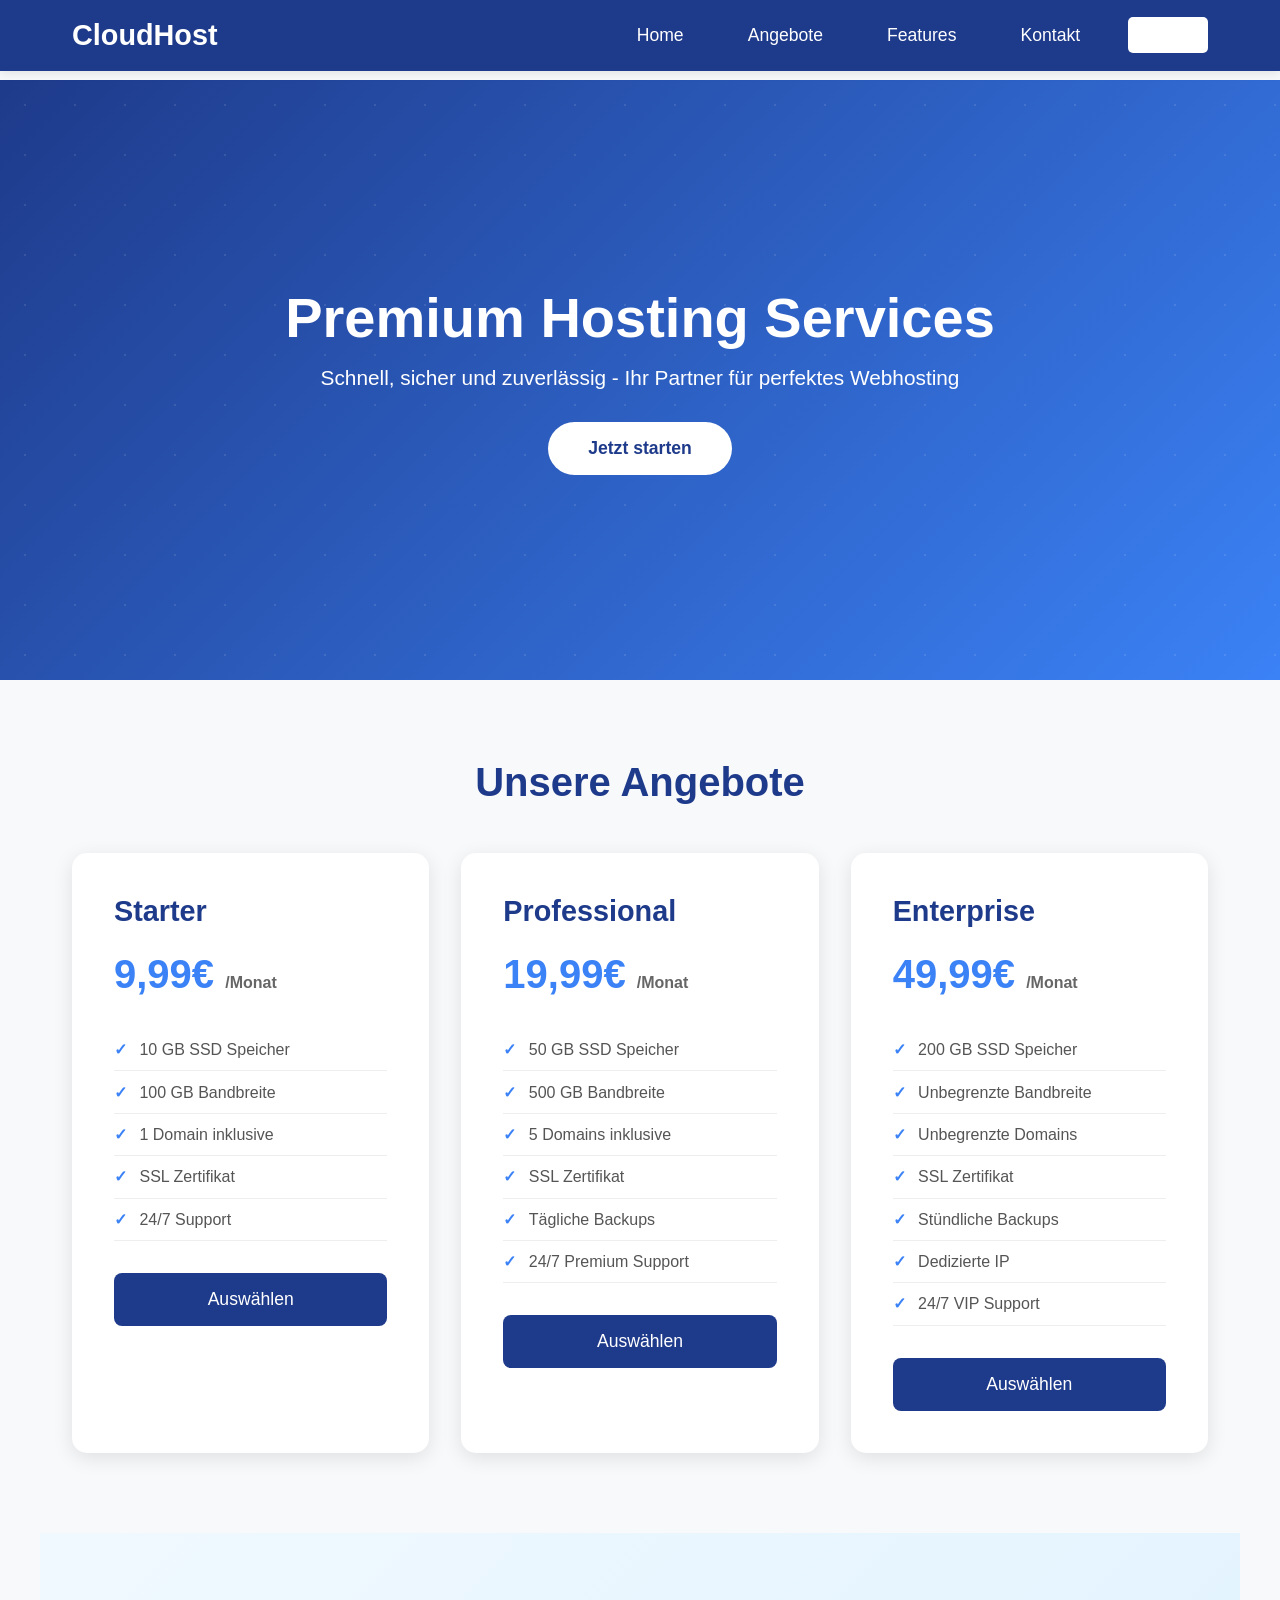
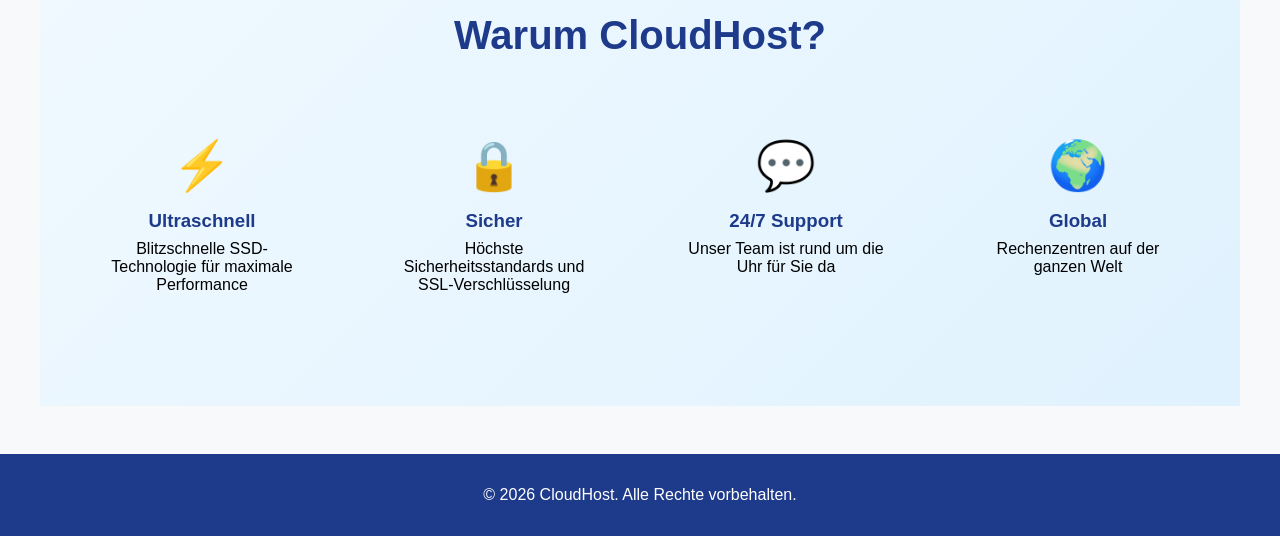
<file: index.html>
<!DOCTYPE html>
<html lang="de">
<head>
    <meta charset="UTF-8">
    <meta name="viewport" content="width=device-width, initial-scale=1.0">
    <title>CloudHost - Premium Hosting Services</title>
    <style>
        * {
            margin: 0;
            padding: 0;
            box-sizing: border-box;
        }

        body {
            font-family: 'Segoe UI', Tahoma, Geneva, Verdana, sans-serif;
            overflow-x: hidden;
            background: #f8f9fa;
        }

        .navbar {
            position: fixed;
            top: 0;
            width: 100%;
            background: #1e3a8a;
            padding: 1.2rem 0;
            z-index: 1000;
            box-shadow: 0 2px 10px rgba(0,0,0,0.1);
        }

        .nav-container {
            max-width: 1200px;
            margin: 0 auto;
            display: flex;
            justify-content: space-between;
            align-items: center;
            padding: 0 2rem;
        }

        .logo {
            color: white;
            font-size: 1.8rem;
            font-weight: bold;
            text-decoration: none;
            transition: transform 0.3s;
        }

        .logo:hover {
            transform: scale(1.05);
        }

        .nav-links {
            display: flex;
            gap: 2rem;
            list-style: none;
            align-items: center;
        }

        .nav-links a {
            color: white;
            text-decoration: none;
            font-size: 1.1rem;
            transition: all 0.3s;
            padding: 0.5rem 1rem;
            border-radius: 5px;
        }

        .nav-links a:hover {
            background: rgba(255,255,255,0.1);
            transform: translateY(-2px);
        }

        .login-btn {
            background: white;
            color: #1e3a8a;
            padding: 0.6rem 1.5rem;
            border-radius: 25px;
            font-weight: bold;
        }

        .login-btn:hover {
            background: #e0f2fe;
        }

        .hero {
            margin-top: 80px;
            height: 600px;
            background: linear-gradient(135deg, #1e3a8a 0%, #3b82f6 100%);
            display: flex;
            align-items: center;
            justify-content: center;
            text-align: center;
            color: white;
            position: relative;
            overflow: hidden;
        }

        .parallax-bg {
            position: absolute;
            width: 100%;
            height: 100%;
            background-image: radial-gradient(circle, rgba(255,255,255,0.1) 1px, transparent 1px);
            background-size: 50px 50px;
            animation: parallax 20s linear infinite;
        }

        @keyframes parallax {
            0% { transform: translateY(0); }
            100% { transform: translateY(-50px); }
        }

        .hero-content {
            position: relative;
            z-index: 1;
            max-width: 800px;
            padding: 2rem;
        }

        .hero h1 {
            font-size: 3.5rem;
            margin-bottom: 1rem;
            animation: fadeInUp 1s;
        }

        .hero p {
            font-size: 1.3rem;
            margin-bottom: 2rem;
            animation: fadeInUp 1s 0.2s backwards;
        }

        @keyframes fadeInUp {
            from {
                opacity: 0;
                transform: translateY(30px);
            }
            to {
                opacity: 1;
                transform: translateY(0);
            }
        }

        .cta-button {
            background: white;
            color: #1e3a8a;
            padding: 1rem 2.5rem;
            border: none;
            border-radius: 50px;
            font-size: 1.1rem;
            font-weight: bold;
            cursor: pointer;
            transition: all 0.3s;
            animation: fadeInUp 1s 0.4s backwards;
        }

        .cta-button:hover {
            transform: scale(1.05) translateY(-3px);
            box-shadow: 0 10px 25px rgba(0,0,0,0.2);
        }

        .section {
            padding: 5rem 2rem;
            max-width: 1200px;
            margin: 0 auto;
        }

        .section h2 {
            text-align: center;
            font-size: 2.5rem;
            color: #1e3a8a;
            margin-bottom: 3rem;
        }

        .plans {
            display: grid;
            grid-template-columns: repeat(auto-fit, minmax(300px, 1fr));
            gap: 2rem;
        }

        .plan-card {
            background: white;
            padding: 2.5rem;
            border-radius: 15px;
            box-shadow: 0 5px 20px rgba(0,0,0,0.1);
            transition: all 0.3s;
            border: 2px solid transparent;
        }

        .plan-card:hover {
            transform: translateY(-10px);
            border-color: #1e3a8a;
            box-shadow: 0 15px 40px rgba(30,58,138,0.2);
        }

        .plan-card h3 {
            color: #1e3a8a;
            font-size: 1.8rem;
            margin-bottom: 1rem;
        }

        .price {
            font-size: 2.5rem;
            color: #3b82f6;
            margin: 1.5rem 0;
            font-weight: bold;
        }

        .price span {
            font-size: 1rem;
            color: #666;
        }

        .features {
            list-style: none;
            margin: 2rem 0;
        }

        .features li {
            padding: 0.7rem 0;
            color: #555;
            border-bottom: 1px solid #eee;
        }

        .features li:before {
            content: "✓ ";
            color: #3b82f6;
            font-weight: bold;
            margin-right: 0.5rem;
        }

        .plan-button {
            width: 100%;
            background: #1e3a8a;
            color: white;
            padding: 1rem;
            border: none;
            border-radius: 8px;
            font-size: 1.1rem;
            cursor: pointer;
            transition: all 0.3s;
        }

        .plan-button:hover {
            background: #3b82f6;
            transform: scale(1.02);
        }

        .features-section {
            background: linear-gradient(135deg, #f0f9ff 0%, #e0f2fe 100%);
        }

        .feature-grid {
            display: grid;
            grid-template-columns: repeat(auto-fit, minmax(250px, 1fr));
            gap: 2rem;
        }

        .feature-item {
            text-align: center;
            padding: 2rem;
            transition: transform 0.3s;
        }

        .feature-item:hover {
            transform: scale(1.05);
        }

        .feature-icon {
            font-size: 3rem;
            margin-bottom: 1rem;
            animation: bounce 2s infinite;
        }

        @keyframes bounce {
            0%, 100% { transform: translateY(0); }
            50% { transform: translateY(-10px); }
        }

        .feature-item:hover .feature-icon {
            animation: none;
            transform: rotate(360deg);
            transition: transform 0.6s;
        }

        .feature-item h3 {
            color: #1e3a8a;
            margin-bottom: 0.5rem;
        }

        /* Modal Styles */
        .modal {
            display: none;
            position: fixed;
            z-index: 2000;
            left: 0;
            top: 0;
            width: 100%;
            height: 100%;
            background: rgba(0,0,0,0.7);
            animation: fadeIn 0.3s;
        }

        @keyframes fadeIn {
            from { opacity: 0; }
            to { opacity: 1; }
        }

        .modal-content {
            background: white;
            margin: 5% auto;
            padding: 3rem;
            border-radius: 20px;
            width: 90%;
            max-width: 500px;
            position: relative;
            animation: slideDown 0.4s;
        }

        @keyframes slideDown {
            from {
                transform: translateY(-50px);
                opacity: 0;
            }
            to {
                transform: translateY(0);
                opacity: 1;
            }
        }

        .close {
            position: absolute;
            right: 1.5rem;
            top: 1.5rem;
            font-size: 2rem;
            cursor: pointer;
            color: #666;
            transition: color 0.3s;
        }

        .close:hover {
            color: #1e3a8a;
        }

        .modal h2 {
            color: #1e3a8a;
            margin-bottom: 2rem;
            text-align: center;
        }

        .form-group {
            margin-bottom: 1.5rem;
        }

        .form-group label {
            display: block;
            color: #1e3a8a;
            font-weight: bold;
            margin-bottom: 0.5rem;
        }

        .form-group input {
            width: 100%;
            padding: 0.8rem;
            border: 2px solid #e0f2fe;
            border-radius: 8px;
            font-size: 1rem;
            transition: border-color 0.3s;
        }

        .form-group input:focus {
            outline: none;
            border-color: #3b82f6;
        }

        .submit-btn {
            width: 100%;
            background: #1e3a8a;
            color: white;
            padding: 1rem;
            border: none;
            border-radius: 8px;
            font-size: 1.1rem;
            font-weight: bold;
            cursor: pointer;
            transition: all 0.3s;
            margin-top: 1rem;
        }

        .submit-btn:hover {
            background: #3b82f6;
            transform: scale(1.02);
        }

        .switch-form {
            text-align: center;
            margin-top: 1.5rem;
            color: #666;
        }

        .switch-form a {
            color: #1e3a8a;
            text-decoration: none;
            font-weight: bold;
        }

        .switch-form a:hover {
            text-decoration: underline;
        }

        .selected-plan {
            background: #e0f2fe;
            padding: 1rem;
            border-radius: 8px;
            margin-bottom: 1.5rem;
            text-align: center;
            color: #1e3a8a;
            font-weight: bold;
        }

        .message {
            padding: 1rem;
            border-radius: 8px;
            margin-bottom: 1rem;
            text-align: center;
        }

        .message.success {
            background: #d1fae5;
            color: #065f46;
        }

        .message.error {
            background: #fee2e2;
            color: #991b1b;
        }

        footer {
            background: #1e3a8a;
            color: white;
            text-align: center;
            padding: 2rem;
            margin-top: 3rem;
        }
    </style>
</head>
<body>
    <nav class="navbar">
        <div class="nav-container">
            <a href="#" class="logo">CloudHost</a>
            <ul class="nav-links">
                <li><a href="#home">Home</a></li>
                <li><a href="#angebote">Angebote</a></li>
                <li><a href="#features">Features</a></li>
                <li><a href="#kontakt">Kontakt</a></li>
                <li><a href="#" class="login-btn" onclick="showLoginModal()">Login</a></li>
            </ul>
        </div>
    </nav>

    <section class="hero" id="home">
        <div class="parallax-bg"></div>
        <div class="hero-content">
            <h1>Premium Hosting Services</h1>
            <p>Schnell, sicher und zuverlässig - Ihr Partner für perfektes Webhosting</p>
            <button class="cta-button">Jetzt starten</button>
        </div>
    </section>

    <section class="section" id="angebote">
        <h2>Unsere Angebote</h2>
        <div class="plans">
            <div class="plan-card">
                <h3>Starter</h3>
                <div class="price">9,99€ <span>/Monat</span></div>
                <ul class="features">
                    <li>10 GB SSD Speicher</li>
                    <li>100 GB Bandbreite</li>
                    <li>1 Domain inklusive</li>
                    <li>SSL Zertifikat</li>
                    <li>24/7 Support</li>
                </ul>
                <button class="plan-button" onclick="selectPlan('Starter', '9,99€')">Auswählen</button>
            </div>

            <div class="plan-card">
                <h3>Professional</h3>
                <div class="price">19,99€ <span>/Monat</span></div>
                <ul class="features">
                    <li>50 GB SSD Speicher</li>
                    <li>500 GB Bandbreite</li>
                    <li>5 Domains inklusive</li>
                    <li>SSL Zertifikat</li>
                    <li>Tägliche Backups</li>
                    <li>24/7 Premium Support</li>
                </ul>
                <button class="plan-button" onclick="selectPlan('Professional', '19,99€')">Auswählen</button>
            </div>

            <div class="plan-card">
                <h3>Enterprise</h3>
                <div class="price">49,99€ <span>/Monat</span></div>
                <ul class="features">
                    <li>200 GB SSD Speicher</li>
                    <li>Unbegrenzte Bandbreite</li>
                    <li>Unbegrenzte Domains</li>
                    <li>SSL Zertifikat</li>
                    <li>Stündliche Backups</li>
                    <li>Dedizierte IP</li>
                    <li>24/7 VIP Support</li>
                </ul>
                <button class="plan-button" onclick="selectPlan('Enterprise', '49,99€')">Auswählen</button>
            </div>
        </div>
    </section>

    <section class="section features-section" id="features">
        <h2>Warum CloudHost?</h2>
        <div class="feature-grid">
            <div class="feature-item">
                <div class="feature-icon">⚡</div>
                <h3>Ultraschnell</h3>
                <p>Blitzschnelle SSD-Technologie für maximale Performance</p>
            </div>
            <div class="feature-item">
                <div class="feature-icon">🔒</div>
                <h3>Sicher</h3>
                <p>Höchste Sicherheitsstandards und SSL-Verschlüsselung</p>
            </div>
            <div class="feature-item">
                <div class="feature-icon">💬</div>
                <h3>24/7 Support</h3>
                <p>Unser Team ist rund um die Uhr für Sie da</p>
            </div>
            <div class="feature-item">
                <div class="feature-icon">🌍</div>
                <h3>Global</h3>
                <p>Rechenzentren auf der ganzen Welt</p>
            </div>
        </div>
    </section>

    <!-- Login Modal -->
    <div id="loginModal" class="modal">
        <div class="modal-content">
            <span class="close" onclick="closeModal('loginModal')">&times;</span>
            <h2>Login</h2>
            <div id="loginMessage"></div>
            <form id="loginForm" onsubmit="handleLogin(event)">
                <div class="form-group">
                    <label>Email</label>
                    <input type="email" name="email" required>
                </div>
                <div class="form-group">
                    <label>Passwort</label>
                    <input type="password" name="password" required>
                </div>
                <button type="submit" class="submit-btn">Einloggen</button>
            </form>
            <div class="switch-form">
                Noch kein Konto? <a href="#" onclick="switchToRegister()">Registrieren</a>
            </div>
        </div>
    </div>

    <!-- Register Modal -->
    <div id="registerModal" class="modal">
        <div class="modal-content">
            <span class="close" onclick="closeModal('registerModal')">&times;</span>
            <h2>Registrieren</h2>
            <div id="registerMessage"></div>
            <form id="registerForm" onsubmit="handleRegister(event)">
                <div class="form-group">
                    <label>Email</label>
                    <input type="email" name="email" required>
                </div>
                <div class="form-group">
                    <label>Passwort</label>
                    <input type="password" name="password" required minlength="6">
                </div>
                <div class="form-group">
                    <label>Passwort wiederholen</label>
                    <input type="password" name="password_confirm" required minlength="6">
                </div>
                <button type="submit" class="submit-btn">Registrieren</button>
            </form>
            <div class="switch-form">
                Schon ein Konto? <a href="#" onclick="switchToLogin()">Einloggen</a>
            </div>
        </div>
    </div>

    <!-- Checkout Modal -->
    <div id="checkoutModal" class="modal">
        <div class="modal-content">
            <span class="close" onclick="closeModal('checkoutModal')">&times;</span>
            <h2>Bestellung abschließen</h2>
            <div class="selected-plan" id="selectedPlanInfo"></div>
            <div id="checkoutMessage"></div>
            <form id="checkoutForm" onsubmit="handleCheckout(event)">
                <div class="form-group">
                    <label>Vollständiger Name</label>
                    <input type="text" name="fullname" required>
                </div>
                <div class="form-group">
                    <label>Email</label>
                    <input type="email" name="email" required>
                </div>
                <div class="form-group">
                    <label>Passwort (für neues Konto)</label>
                    <input type="password" name="password" required minlength="6">
                </div>
                <hr style="margin: 2rem 0; border: none; border-top: 2px solid #e0f2fe;">
                <h3 style="color: #1e3a8a; margin-bottom: 1rem;">Zahlungsinformationen</h3>
                <p style="background: #fef3c7; padding: 1rem; border-radius: 8px; margin-bottom: 1rem; font-size: 0.9rem;">
                    ⚠️ <strong>Demo-Modus:</strong> Für echte Zahlungen verwenden Sie bitte Stripe, PayPal oder Mollie.
                </p>
                <div class="form-group">
                    <label>Kartennummer</label>
                    <input type="text" placeholder="4111 1111 1111 1111" maxlength="19">
                </div>
                <div style="display: grid; grid-template-columns: 1fr 1fr; gap: 1rem;">
                    <div class="form-group">
                        <label>Ablaufdatum</label>
                        <input type="text" placeholder="MM/JJ" maxlength="5">
                    </div>
                    <div class="form-group">
                        <label>CVV</label>
                        <input type="text" placeholder="123" maxlength="3">
                    </div>
                </div>
                <button type="submit" class="submit-btn">Jetzt kaufen</button>
            </form>
        </div>
    </div>

    <footer id="kontakt">
        <p>&copy; 2026 CloudHost. Alle Rechte vorbehalten.</p>
    </footer>

    <script>
        let selectedPlanName = '';
        let selectedPlanPrice = '';

        // Smooth scrolling
        document.querySelectorAll('a[href^="#"]').forEach(anchor => {
            anchor.addEventListener('click', function (e) {
                const href = this.getAttribute('href');
                if (href.startsWith('#') && href.length > 1) {
                    e.preventDefault();
                    const target = document.querySelector(href);
                    if (target) {
                        target.scrollIntoView({
                            behavior: 'smooth',
                            block: 'start'
                        });
                    }
                }
            });
        });

        // Navbar background change on scroll
        window.addEventListener('scroll', () => {
            const navbar = document.querySelector('.navbar');
            if (window.scrollY > 50) {
                navbar.style.boxShadow = '0 4px 15px rgba(0,0,0,0.2)';
            } else {
                navbar.style.boxShadow = '0 2px 10px rgba(0,0,0,0.1)';
            }
        });

        // Parallax effect on scroll
        window.addEventListener('scroll', () => {
            const parallax = document.querySelector('.parallax-bg');
            let offset = window.pageYOffset;
            parallax.style.transform = `translateY(${offset * 0.5}px)`;
        });

        // Modal functions
        function showLoginModal() {
            document.getElementById('loginModal').style.display = 'block';
        }

        function closeModal(modalId) {
            document.getElementById(modalId).style.display = 'none';
        }

        function switchToRegister() {
            closeModal('loginModal');
            document.getElementById('registerModal').style.display = 'block';
        }

        function switchToLogin() {
            closeModal('registerModal');
            showLoginModal();
        }

        function selectPlan(planName, planPrice) {
            selectedPlanName = planName;
            selectedPlanPrice = planPrice;
            document.getElementById('selectedPlanInfo').textContent = 
                `${planName} Plan - ${planPrice}/Monat`;
            document.getElementById('checkoutModal').style.display = 'block';
        }

        // Close modal when clicking outside
        window.onclick = function(event) {
            if (event.target.classList.contains('modal')) {
                event.target.style.display = 'none';
            }
        }

        // Handle Login
        async function handleLogin(event) {
            event.preventDefault();
            const formData = new FormData(event.target);
            
            try {
                const response = await fetch('login.php', {
                    method: 'POST',
                    body: formData
                });
                
                const result = await response.json();
                const messageDiv = document.getElementById('loginMessage');
                
                if (result.success) {
                    messageDiv.innerHTML = '<div class="message success">' + result.message + '</div>';
                    setTimeout(() => {
                        closeModal('loginModal');
                        location.reload();
                    }, 1500);
                } else {
                    messageDiv.innerHTML = '<div class="message error">' + result.message + '</div>';
                }
            } catch (error) {
                document.getElementById('loginMessage').innerHTML = 
                    '<div class="message error">Verbindungsfehler. Bitte versuchen Sie es später erneut.</div>';
            }
        }

        // Handle Register
        async function handleRegister(event) {
            event.preventDefault();
            const formData = new FormData(event.target);
            
            if (formData.get('password') !== formData.get('password_confirm')) {
                document.getElementById('registerMessage').innerHTML = 
                    '<div class="message error">Passwörter stimmen nicht überein!</div>';
                return;
            }
            
            try {
                const response = await fetch('register.php', {
                    method: 'POST',
                    body: formData
                });
                
                const result = await response.json();
                const messageDiv = document.getElementById('registerMessage');
                
                if (result.success) {
                    messageDiv.innerHTML = '<div class="message success">' + result.message + '</div>';
                    setTimeout(() => {
                        closeModal('registerModal');
                        showLoginModal();
                    }, 1500);
                } else {
                    messageDiv.innerHTML = '<div class="message error">' + result.message + '</div>';
                }
            } catch (error) {
                document.getElementById('registerMessage').innerHTML = 
                    '<div class="message error">Verbindungsfehler. Bitte versuchen Sie es später erneut.</div>';
            }
        }

        // Handle Checkout
        async function handleCheckout(event) {
            event.preventDefault();
            const formData = new FormData(event.target);
            formData.append('plan_name', selectedPlanName);
            formData.append('plan_price', selectedPlanPrice);
            
            try {
                const response = await fetch('checkout.php', {
                    method: 'POST',
                    body: formData
                });
                
                const result = await response.json();
                const messageDiv = document.getElementById('checkoutMessage');
                
                if (result.success) {
                    messageDiv.innerHTML = '<div class="message success">' + result.message + '</div>';
                    setTimeout(() => {
                        closeModal('checkoutModal');
                        event.target.reset();
                    }, 2000);
                } else {
                    messageDiv.innerHTML = '<div class="message error">' + result.message + '</div>';
                }
            } catch (error) {
                document.getElementById('checkoutMessage').innerHTML = 
                    '<div class="message error">Verbindungsfehler. Bitte versuchen Sie es später erneut.</div>';
            }
        }
    </script>
</body>
</html>
</file>
